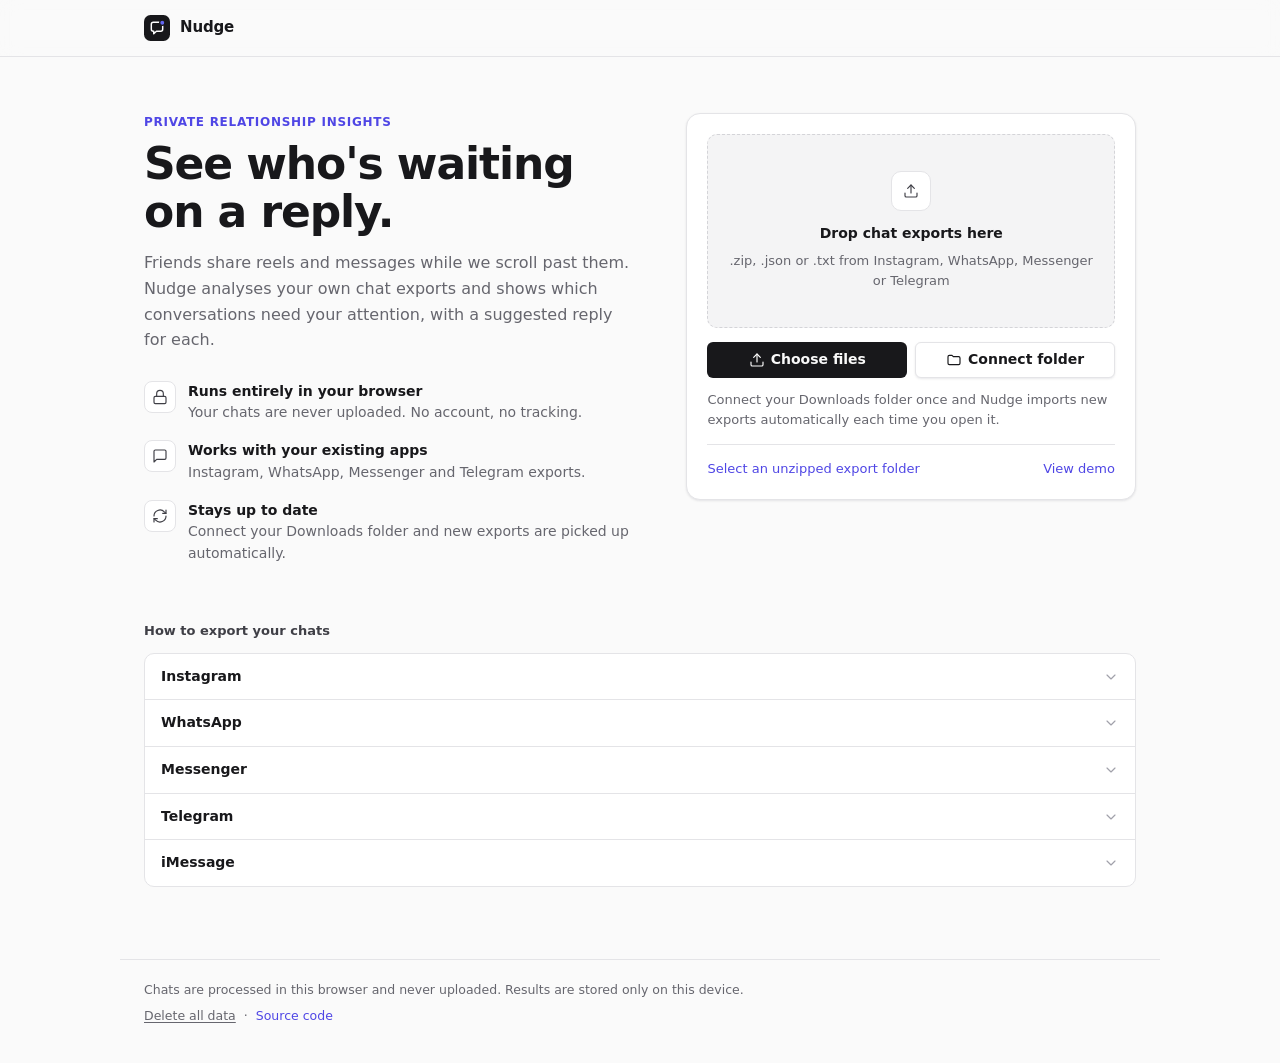
<file: docs/index.html>
<!doctype html>
<html lang="en">
<head>
  <meta charset="utf-8">
  <meta name="viewport" content="width=device-width, initial-scale=1, viewport-fit=cover">
  <title>Nudge — See who's waiting on a reply</title>
  <meta name="description" content="Nudge analyses your own chat exports and shows which friends are waiting on a reply. Runs entirely in your browser.">
  <meta name="theme-color" content="#fafafa" media="(prefers-color-scheme: light)">
  <meta name="theme-color" content="#09090b" media="(prefers-color-scheme: dark)">
  <meta property="og:title" content="Nudge — See who's waiting on a reply">
  <meta property="og:description" content="Private, on-device insights from your Instagram, WhatsApp, Messenger and Telegram exports.">
  <meta property="og:image" content="icons/icon-512.png">
  <link rel="manifest" href="manifest.webmanifest">
  <link rel="icon" href="icons/icon-192.png" type="image/png">
  <link rel="apple-touch-icon" href="icons/apple-touch-icon.png">
  <meta name="apple-mobile-web-app-capable" content="yes">
  <meta name="apple-mobile-web-app-title" content="Nudge">
  <link rel="stylesheet" href="styles.css">
</head>
<body>
  <header class="topbar">
    <div class="topbar-inner">
      <a class="brand" href="./" aria-label="Nudge home">
        <svg class="brand-mark" width="26" height="26" viewBox="0 0 32 32" aria-hidden="true">
          <rect width="32" height="32" rx="8" fill="currentColor"/>
          <path d="M9 11.5a2.5 2.5 0 0 1 2.5-2.5h9a2.5 2.5 0 0 1 2.5 2.5v6a2.5 2.5 0 0 1-2.5 2.5h-5.2L12 23v-3h-.5A2.5 2.5 0 0 1 9 17.5z" fill="none" stroke="var(--brand-ink)" stroke-width="1.8" stroke-linejoin="round"/>
          <circle cx="22.5" cy="9.5" r="3.2" fill="#6366f1" stroke="currentColor" stroke-width="1.6"/>
        </svg>
        <span>Nudge</span>
      </a>
      <div class="topbar-actions">
        <div id="source-bar" class="source-status" hidden>
          <span data-icon="folder"></span>
          <span id="source-text"></span>
        </div>
        <button id="refresh-folder" class="btn btn-secondary btn-sm" data-icon="refresh" hidden>Check for new chats</button>
        <button id="connect-folder-2" class="btn btn-secondary btn-sm" data-icon="folder" hidden>Connect folder</button>
        <button id="add-files-top" class="btn btn-secondary btn-sm" data-action="import" data-icon="plus" hidden>Add files</button>
        <button id="install-button" class="btn btn-primary btn-sm" data-icon="download" hidden>Install</button>
      </div>
    </div>
  </header>

  <main>
    <!-- Welcome / import -->
    <section id="welcome-view" class="view welcome" hidden>
      <div class="welcome-grid">
        <div class="welcome-copy">
          <p class="eyebrow">Private relationship insights</p>
          <h1>See who's waiting on a reply.</h1>
          <p class="lede">Friends share reels and messages while we scroll past them. Nudge analyses your own chat exports and shows which conversations need your attention, with a suggested reply for each.</p>
          <ul class="feature-list">
            <li><span data-icon="lock"></span><div><strong>Runs entirely in your browser</strong><span>Your chats are never uploaded. No account, no tracking.</span></div></li>
            <li><span data-icon="message"></span><div><strong>Works with your existing apps</strong><span>Instagram, WhatsApp, Messenger and Telegram exports.</span></div></li>
            <li><span data-icon="refresh"></span><div><strong>Stays up to date</strong><span>Connect your Downloads folder and new exports are picked up automatically.</span></div></li>
          </ul>
        </div>

        <div class="panel import-panel">
          <label id="drop-zone" class="drop-zone" tabindex="0">
            <input id="file-input" type="file" multiple accept=".zip,.json,.txt" hidden>
            <span class="drop-icon" data-icon="upload"></span>
            <strong>Drop chat exports here</strong>
            <span class="muted small">.zip, .json or .txt from Instagram, WhatsApp, Messenger or Telegram</span>
          </label>
          <div class="import-actions">
            <button class="btn btn-primary" data-action="pick-files" data-icon="upload">Choose files</button>
            <button id="connect-folder" class="btn btn-secondary" data-icon="folder" hidden>Connect folder</button>
          </div>
          <p id="auto-card-text" class="muted small import-hint"></p>
          <div class="import-links">
            <label class="link">
              <input id="folder-input" type="file" webkitdirectory hidden>
              Select an unzipped export folder
            </label>
            <button id="demo-button" class="link">View demo</button>
          </div>
        </div>
      </div>

      <section class="howto-section">
        <h2 class="section-heading">How to export your chats</h2>
        <div class="howto-list">
          <details class="howto">
            <summary><span>Instagram</span><span data-icon="chevron"></span></summary>
            <ol>
              <li>Settings → <b>Accounts Center</b> → Your information and permissions → <b>Download your information</b>.</li>
              <li>Select <b>Messages</b>, format <b>JSON</b>, and a date range such as the last month.</li>
              <li>When the email arrives, download the .zip to your connected folder or drop it here. No need to unzip.</li>
            </ol>
          </details>
          <details class="howto">
            <summary><span>WhatsApp</span><span data-icon="chevron"></span></summary>
            <ol>
              <li>Open a chat → tap the contact name (iPhone) or ⋮ (Android) → <b>Export chat</b> → <b>Without media</b>.</li>
              <li>On Android with Nudge installed, choose <b>Nudge</b> in the share sheet. It imports directly.</li>
              <li>Otherwise save it to your connected folder or drop the .zip / .txt here.</li>
            </ol>
          </details>
          <details class="howto">
            <summary><span>Messenger</span><span data-icon="chevron"></span></summary>
            <ol>
              <li>Facebook → Settings → Accounts Center → <b>Download your information</b> → Messages, format <b>JSON</b>.</li>
              <li>Drop the .zip here or save it to your connected folder.</li>
            </ol>
          </details>
          <details class="howto">
            <summary><span>Telegram</span><span data-icon="chevron"></span></summary>
            <ol>
              <li>Telegram Desktop → Settings → Advanced → <b>Export Telegram data</b> → Personal chats, <b>Machine-readable JSON</b>.</li>
              <li>Drop <code>result.json</code> here.</li>
            </ol>
          </details>
          <details class="howto">
            <summary><span>iMessage</span><span data-icon="chevron"></span></summary>
            <ol>
              <li>Browsers cannot read the iPhone message database. Use the <a href="https://github.com/juw12/nudge#install">Nudge command-line tool</a>: <code>nudge digest imessage</code>.</li>
            </ol>
          </details>
        </div>
      </section>
    </section>

    <!-- Working -->
    <section id="busy-view" class="view busy" hidden>
      <div class="spinner" aria-hidden="true"></div>
      <p id="busy-text" class="muted">Reading your chats…</p>
    </section>

    <!-- Results -->
    <section id="results-view" class="view" hidden>
      <div id="demo-banner" class="banner" hidden>
        <span data-icon="info"></span>
        <span>You are viewing sample data.</span>
        <button class="link" data-action="import">Import your own chats</button>
      </div>

      <div class="page-head">
        <div>
          <p id="hero-kicker" class="eyebrow"></p>
          <h1 id="hero-headline" class="page-title"></h1>
        </div>
        <div class="segmented" role="group" aria-label="Time window" id="window-chips"></div>
      </div>
      <p id="stale-note" class="notice" hidden></p>

      <div class="metrics">
        <div class="metric">
          <span class="metric-label">Waiting on you</span>
          <span id="metric-waiting" class="metric-value"></span>
          <span id="metric-waiting-sub" class="metric-sub"></span>
        </div>
        <div class="metric">
          <span class="metric-label">Unanswered shares</span>
          <span id="metric-pending" class="metric-value"></span>
          <span class="metric-sub">Reels, posts and links</span>
        </div>
        <div class="metric">
          <span class="metric-label">Response rate</span>
          <span id="metric-rate" class="metric-value"></span>
          <span id="metric-rate-sub" class="metric-sub"></span>
        </div>
        <div class="metric">
          <span class="metric-label">Conversations</span>
          <span id="metric-chats" class="metric-value"></span>
          <span id="metric-chats-sub" class="metric-sub"></span>
        </div>
      </div>

      <details id="identity" class="identity" hidden>
        <summary><span>Your name in each app</span><span data-icon="chevron"></span></summary>
        <div id="me-picker" class="me-picker"></div>
      </details>
      <p id="me-warning" class="notice warn" hidden>Nudge could not tell which name is yours in one of your chats. Open “Your name in each app” to confirm.</p>

      <section class="list-section">
        <div class="section-bar">
          <h2 class="section-heading" id="waiting-title">Needs a reply <span id="waiting-count" class="count"></span></h2>
        </div>
        <div id="waiting-list" class="list"></div>
      </section>

      <section class="list-section" id="hello-section" hidden>
        <div class="section-bar">
          <h2 class="section-heading" id="hello-title">Worth reaching out <span id="hello-count" class="count"></span></h2>
        </div>
        <div id="hello-list" class="list"></div>
      </section>

      <details id="caught-up" class="caught-up" hidden>
        <summary><span id="caught-up-summary"></span><span data-icon="chevron"></span></summary>
        <div id="caught-up-list"></div>
      </details>
    </section>
  </main>

  <footer class="footer">
    <p>Chats are processed in this browser and never uploaded. Results are stored only on this device.</p>
    <p id="ios-hint" hidden>On iPhone, tap Share → Add to Home Screen to install Nudge.</p>
    <p class="footer-links">
      <button id="forget-button" class="link">Delete all data</button>
      <span aria-hidden="true">·</span>
      <a href="https://github.com/juw12/nudge">Source code</a>
    </p>
  </footer>

  <div id="toast" class="toast" role="status" aria-live="polite" hidden></div>

  <script type="module" src="app.js"></script>
</body>
</html>
</file>
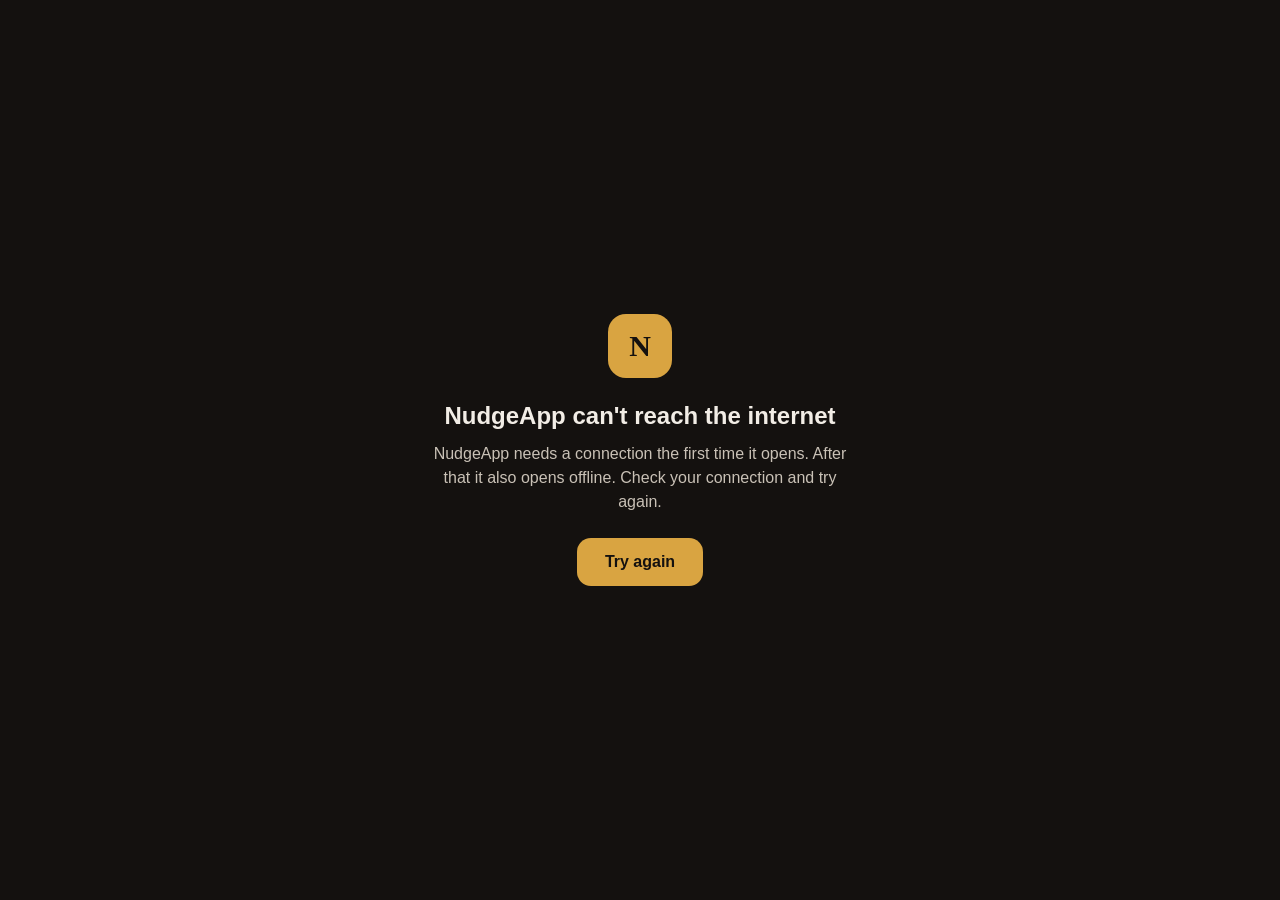
<file: desktop/offline.html>
<!doctype html>
<html lang="en">
<head>
  <meta charset="utf-8">
  <meta name="viewport" content="width=device-width, initial-scale=1, viewport-fit=cover">
  <title>NudgeApp</title>
  <style>
    :root { color-scheme: light dark; }
    body { margin: 0; min-height: 100vh; display: grid; place-items: center; font: 16px/1.5 -apple-system, BlinkMacSystemFont, "Segoe UI", Roboto, sans-serif; background: #14110f; color: #f2ede6; }
    main { max-width: 420px; padding: 32px; text-align: center; }
    .mark { width: 64px; height: 64px; margin: 0 auto 20px; border-radius: 18px; background: #d9a441; color: #14110f; display: grid; place-items: center; font: 700 30px/1 Georgia, serif; }
    h1 { font-size: 24px; margin: 0 0 8px; }
    p { color: #c9c1b6; margin: 0 0 24px; }
    a { display: inline-block; padding: 12px 28px; border-radius: 14px; background: #d9a441; color: #14110f; font-weight: 700; text-decoration: none; }
  </style>
</head>
<body>
  <main>
    <div class="mark" aria-hidden="true">N</div>
    <h1>NudgeApp can't reach the internet</h1>
    <p>NudgeApp needs a connection the first time it opens. After that it also opens offline. Check your connection and try again.</p>
    <a href="https://juw12.github.io/nudge/">Try again</a>
  </main>
</body>
</html>
</file>
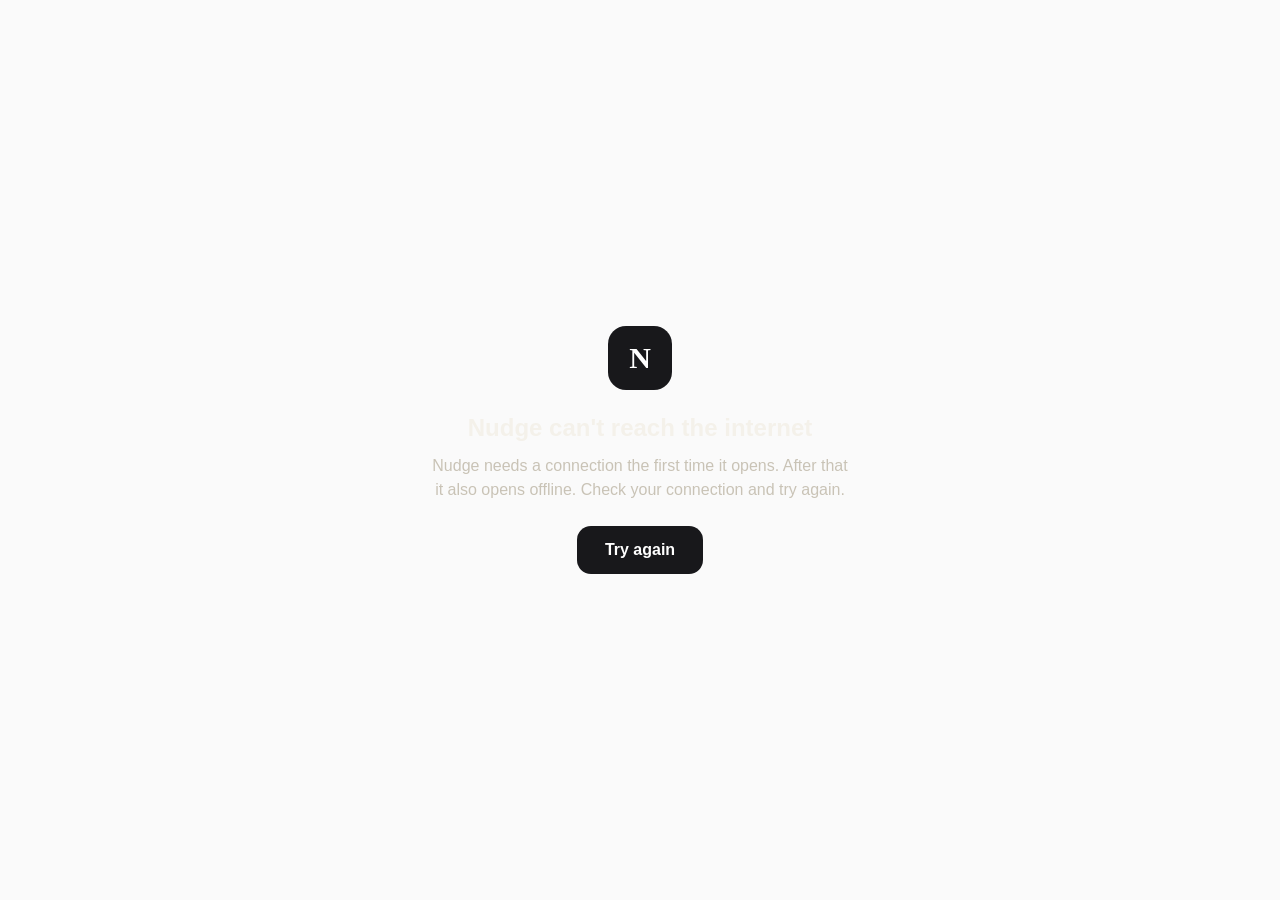
<file: android/assets/offline.html>
<!doctype html>
<html lang="en">
<head>
  <meta charset="utf-8">
  <meta name="viewport" content="width=device-width, initial-scale=1, viewport-fit=cover">
  <title>Nudge</title>
  <style>
    :root { color-scheme: light dark; }
    body { margin: 0; min-height: 100vh; display: grid; place-items: center; font: 16px/1.5 -apple-system, BlinkMacSystemFont, "Segoe UI", Roboto, sans-serif; background: #fafafa; color: #f4f1ea; }
    main { max-width: 420px; padding: 32px; text-align: center; }
    .mark { width: 64px; height: 64px; margin: 0 auto 20px; border-radius: 18px; background: #18181b; color: #ffffff; display: grid; place-items: center; font: 700 30px/1 Georgia, serif; }
    h1 { font-size: 24px; margin: 0 0 8px; }
    p { color: #c9c3b6; margin: 0 0 24px; }
    a { display: inline-block; padding: 12px 28px; border-radius: 14px; background: #18181b; color: #ffffff; font-weight: 700; text-decoration: none; }
  </style>
</head>
<body>
  <main>
    <div class="mark" aria-hidden="true">N</div>
    <h1>Nudge can't reach the internet</h1>
    <p>Nudge needs a connection the first time it opens. After that it also opens offline. Check your connection and try again.</p>
    <a href="https://juw12.github.io/nudge/">Try again</a>
  </main>
</body>
</html>
</file>
<file: docs/styles.css>
:root {
  --bg: #fafafa;
  --surface: #ffffff;
  --surface-2: #f4f4f5;
  --border: #e4e4e7;
  --border-strong: #d4d4d8;
  --text: #18181b;
  --text-2: #3f3f46;
  --muted: #66666e;
  --subtle: #a1a1aa;
  --accent: #4f46e5;
  --accent-hover: #4338ca;
  --accent-soft: #eef2ff;
  --accent-ink: #3730a3;
  --warn: #b45309;
  --warn-soft: #fef3c7;
  --danger: #b91c1c;
  --danger-soft: #fee2e2;
  --good: #15803d;
  --brand-ink: #ffffff;
  --radius: 10px;
  --radius-sm: 6px;
  --shadow: 0 1px 2px rgba(16, 24, 40, 0.04), 0 1px 3px rgba(16, 24, 40, 0.06);
  color-scheme: light dark;
}

@media (prefers-color-scheme: dark) {
  :root {
    --bg: #09090b;
    --surface: #111113;
    --surface-2: #18181b;
    --border: #27272a;
    --border-strong: #3f3f46;
    --text: #fafafa;
    --text-2: #d4d4d8;
    --muted: #a1a1aa;
    --subtle: #71717a;
    --accent: #6366f1;
    --accent-hover: #818cf8;
    --accent-soft: #1e1b4b;
    --accent-ink: #c7d2fe;
    --warn: #fbbf24;
    --warn-soft: #422006;
    --danger: #fca5a5;
    --danger-soft: #450a0a;
    --good: #4ade80;
    --brand-ink: #09090b;
    --shadow: none;
  }
}

* {
  box-sizing: border-box;
}

html,
body {
  margin: 0;
  background: var(--bg);
  color: var(--text);
  font: 14px/1.55 Inter, ui-sans-serif, system-ui, -apple-system, "Segoe UI", Roboto, "Helvetica Neue", Arial, sans-serif;
  -webkit-font-smoothing: antialiased;
  -webkit-text-size-adjust: 100%;
}

[hidden] {
  display: none !important;
}

a {
  color: var(--accent);
  text-decoration: none;
}

a:hover {
  text-decoration: underline;
}

code {
  font: 12.5px ui-monospace, SFMono-Regular, Menlo, Consolas, monospace;
  background: var(--surface-2);
  border: 1px solid var(--border);
  border-radius: 4px;
  padding: 1px 5px;
}

.icon {
  flex: none;
  display: inline-block;
  vertical-align: middle;
}

.muted {
  color: var(--muted);
}

.small {
  font-size: 13px;
}

main,
.footer {
  max-width: 1040px;
  margin: 0 auto;
  padding: 0 24px;
}

/* ------------------------------------------------------------ top bar */

.topbar {
  position: sticky;
  top: 0;
  z-index: 10;
  background: color-mix(in srgb, var(--bg) 85%, transparent);
  backdrop-filter: saturate(180%) blur(10px);
  border-bottom: 1px solid var(--border);
  padding-top: env(safe-area-inset-top);
}

.topbar-inner {
  max-width: 1040px;
  margin: 0 auto;
  padding: 0 24px;
  height: 56px;
  display: flex;
  align-items: center;
  justify-content: space-between;
  gap: 12px;
}

.brand {
  display: flex;
  align-items: center;
  gap: 10px;
  font-weight: 650;
  font-size: 15px;
  letter-spacing: -0.01em;
  color: var(--text);
}

.brand:hover {
  text-decoration: none;
}

.brand-mark {
  color: var(--text);
}

.topbar-actions {
  display: flex;
  align-items: center;
  gap: 8px;
  min-width: 0;
}

.source-status {
  display: flex;
  align-items: center;
  gap: 6px;
  color: var(--muted);
  font-size: 13px;
  white-space: nowrap;
  overflow: hidden;
  text-overflow: ellipsis;
  margin-right: 4px;
}

/* ------------------------------------------------------------ buttons */

.btn {
  font: inherit;
  font-weight: 550;
  display: inline-flex;
  align-items: center;
  justify-content: center;
  gap: 6px;
  height: 36px;
  padding: 0 14px;
  border-radius: var(--radius-sm);
  border: 1px solid transparent;
  cursor: pointer;
  white-space: nowrap;
  text-decoration: none;
  transition: background-color 0.12s, border-color 0.12s, color 0.12s;
}

.btn:hover {
  text-decoration: none;
}

.btn:focus-visible,
.link:focus-visible,
.segmented button:focus-visible {
  outline: 2px solid var(--accent);
  outline-offset: 2px;
}

.btn-sm {
  height: 30px;
  padding: 0 10px;
  font-size: 13px;
}

.btn-primary {
  background: var(--text);
  color: var(--bg);
}

.btn-primary:hover {
  background: var(--text-2);
}

.btn-secondary {
  background: var(--surface);
  color: var(--text);
  border-color: var(--border);
  box-shadow: var(--shadow);
}

.btn-secondary:hover {
  background: var(--surface-2);
  border-color: var(--border-strong);
}

.btn-ghost {
  background: transparent;
  color: var(--text-2);
}

.btn-ghost:hover {
  background: var(--surface-2);
  color: var(--text);
}

.btn-attention {
  background: var(--accent);
  color: #fff;
}

.btn-attention:hover {
  background: var(--accent-hover);
}

.btn:disabled {
  opacity: 0.6;
  cursor: progress;
}

.link {
  font: inherit;
  font-weight: 500;
  color: var(--accent);
  background: none;
  border: none;
  padding: 0;
  cursor: pointer;
}

.link:hover {
  text-decoration: underline;
}

/* ------------------------------------------------------------ welcome */

.welcome {
  padding: 56px 0 24px;
}

.welcome-grid {
  display: grid;
  grid-template-columns: 1.1fr 1fr;
  gap: 48px;
  align-items: start;
}

.eyebrow {
  margin: 0 0 8px;
  font-size: 12px;
  font-weight: 600;
  letter-spacing: 0.06em;
  text-transform: uppercase;
  color: var(--accent);
}

h1 {
  margin: 0 0 14px;
  font-size: clamp(30px, 4.6vw, 44px);
  line-height: 1.1;
  font-weight: 700;
  letter-spacing: -0.025em;
}

.lede {
  margin: 0 0 28px;
  font-size: 16px;
  line-height: 1.6;
  color: var(--muted);
  max-width: 34em;
}

.feature-list {
  list-style: none;
  margin: 0;
  padding: 0;
  display: grid;
  gap: 16px;
}

.feature-list li {
  display: flex;
  gap: 12px;
  align-items: flex-start;
}

.feature-list li > span:first-child {
  display: grid;
  place-items: center;
  width: 32px;
  height: 32px;
  border-radius: 8px;
  background: var(--surface);
  border: 1px solid var(--border);
  color: var(--text-2);
  flex: none;
}

.feature-list strong {
  display: block;
  font-weight: 600;
}

.feature-list li div span {
  color: var(--muted);
}

.panel {
  background: var(--surface);
  border: 1px solid var(--border);
  border-radius: 14px;
  box-shadow: var(--shadow);
}

.import-panel {
  padding: 20px;
}

.drop-zone {
  display: flex;
  flex-direction: column;
  align-items: center;
  gap: 6px;
  text-align: center;
  padding: 36px 20px;
  border: 1.5px dashed var(--border-strong);
  border-radius: var(--radius);
  background: var(--surface-2);
  cursor: pointer;
  transition: border-color 0.15s, background-color 0.15s;
}

.drop-zone:hover,
.drop-zone.dragging,
.drop-zone:focus-visible {
  border-color: var(--accent);
  background: var(--accent-soft);
  outline: none;
}

.drop-icon {
  display: grid;
  place-items: center;
  width: 40px;
  height: 40px;
  border-radius: 10px;
  background: var(--surface);
  border: 1px solid var(--border);
  color: var(--text-2);
  margin-bottom: 6px;
}

.import-actions {
  display: grid;
  grid-template-columns: 1fr 1fr;
  gap: 8px;
  margin-top: 14px;
}

.import-actions .btn:only-child {
  grid-column: 1 / -1;
}

.import-hint {
  margin: 12px 0 0;
}

.import-links {
  display: flex;
  flex-wrap: wrap;
  justify-content: space-between;
  gap: 8px;
  margin-top: 14px;
  padding-top: 14px;
  border-top: 1px solid var(--border);
  font-size: 13px;
}

.howto-section {
  margin-top: 56px;
}

.section-heading {
  margin: 0 0 12px;
  font-size: 13px;
  font-weight: 600;
  color: var(--text-2);
  display: flex;
  align-items: center;
  gap: 8px;
}

.howto-list {
  background: var(--surface);
  border: 1px solid var(--border);
  border-radius: var(--radius);
  overflow: hidden;
}

.howto + .howto {
  border-top: 1px solid var(--border);
}

.howto summary,
.identity summary,
.caught-up summary {
  list-style: none;
  display: flex;
  align-items: center;
  justify-content: space-between;
  cursor: pointer;
  font-weight: 550;
}

.howto summary::-webkit-details-marker,
.identity summary::-webkit-details-marker,
.caught-up summary::-webkit-details-marker,
.shared summary::-webkit-details-marker {
  display: none;
}

.howto summary {
  padding: 12px 16px;
}

.howto summary:hover {
  background: var(--surface-2);
}

details[open] > summary .icon {
  transform: rotate(180deg);
}

summary .icon {
  color: var(--subtle);
  transition: transform 0.15s;
}

.howto ol {
  margin: 0;
  padding: 0 16px 14px 36px;
  color: var(--text-2);
}

.howto li + li {
  margin-top: 4px;
}

/* ------------------------------------------------------------ busy */

.busy {
  padding: 120px 0;
  text-align: center;
}

.spinner {
  width: 28px;
  height: 28px;
  margin: 0 auto 14px;
  border-radius: 50%;
  border: 2.5px solid var(--border);
  border-top-color: var(--text);
  animation: spin 0.8s linear infinite;
}

@keyframes spin {
  to {
    transform: rotate(360deg);
  }
}

/* ------------------------------------------------------------ results */

#results-view {
  padding: 32px 0 16px;
}

.banner {
  display: flex;
  align-items: center;
  gap: 8px;
  padding: 10px 14px;
  margin-bottom: 20px;
  border-radius: var(--radius);
  background: var(--accent-soft);
  color: var(--accent-ink);
  font-size: 13px;
}

.banner .link {
  margin-left: auto;
}

.page-head {
  display: flex;
  align-items: flex-end;
  justify-content: space-between;
  gap: 16px;
  flex-wrap: wrap;
  margin-bottom: 20px;
}

.page-title {
  margin: 0;
  font-size: clamp(22px, 3vw, 28px);
  letter-spacing: -0.02em;
}

.segmented {
  display: inline-flex;
  padding: 3px;
  background: var(--surface-2);
  border: 1px solid var(--border);
  border-radius: 8px;
}

.segmented button {
  font: inherit;
  font-size: 13px;
  font-weight: 550;
  border: none;
  background: transparent;
  color: var(--muted);
  padding: 5px 12px;
  border-radius: 6px;
  cursor: pointer;
}

.segmented button[aria-pressed="true"] {
  background: var(--surface);
  color: var(--text);
  box-shadow: var(--shadow);
}

.notice {
  margin: 0 0 16px;
  padding: 10px 14px;
  border-radius: var(--radius);
  border: 1px solid var(--border);
  background: var(--surface);
  color: var(--text-2);
  font-size: 13px;
}

.notice.warn {
  border-color: transparent;
  background: var(--warn-soft);
  color: var(--warn);
}

.metrics {
  display: grid;
  grid-template-columns: repeat(4, 1fr);
  gap: 12px;
  margin-bottom: 20px;
}

.metric {
  display: flex;
  flex-direction: column;
  gap: 2px;
  padding: 16px;
  background: var(--surface);
  border: 1px solid var(--border);
  border-radius: var(--radius);
  box-shadow: var(--shadow);
}

.metric-label {
  font-size: 12.5px;
  font-weight: 500;
  color: var(--muted);
}

.metric-value {
  font-size: 26px;
  font-weight: 650;
  letter-spacing: -0.02em;
  font-variant-numeric: tabular-nums;
}

.metric-sub {
  font-size: 12px;
  color: var(--subtle);
}

.identity {
  margin-bottom: 20px;
  background: var(--surface);
  border: 1px solid var(--border);
  border-radius: var(--radius);
}

.identity summary {
  padding: 10px 14px;
  font-size: 13px;
  color: var(--text-2);
}

.me-picker {
  display: flex;
  flex-wrap: wrap;
  gap: 10px 20px;
  padding: 4px 14px 14px;
}

.me-picker label {
  display: flex;
  align-items: center;
  gap: 8px;
  font-size: 13px;
  color: var(--muted);
}

select {
  font: inherit;
  font-size: 13px;
  height: 30px;
  padding: 0 28px 0 10px;
  border-radius: var(--radius-sm);
  border: 1px solid var(--border);
  background: var(--surface);
  color: var(--text);
}

.list-section {
  margin-top: 28px;
}

.section-bar {
  display: flex;
  align-items: center;
  justify-content: space-between;
}

.count {
  display: inline-grid;
  place-items: center;
  min-width: 20px;
  height: 20px;
  padding: 0 6px;
  border-radius: 999px;
  background: var(--surface-2);
  border: 1px solid var(--border);
  font-size: 11.5px;
  font-weight: 600;
  color: var(--text-2);
}

.list {
  display: grid;
  gap: 10px;
}

.empty {
  padding: 28px;
  text-align: center;
  color: var(--muted);
  background: var(--surface);
  border: 1px dashed var(--border-strong);
  border-radius: var(--radius);
}

.card {
  background: var(--surface);
  border: 1px solid var(--border);
  border-radius: var(--radius);
  box-shadow: var(--shadow);
  padding: 16px 18px;
  transition: opacity 0.25s, transform 0.25s;
}

.card.leaving {
  opacity: 0;
  transform: translateY(-4px);
}

.item-head {
  display: flex;
  align-items: flex-start;
  gap: 12px;
}

.avatar {
  --hue: 230;
  width: 36px;
  height: 36px;
  flex: none;
  border-radius: 50%;
  display: grid;
  place-items: center;
  font-size: 13px;
  font-weight: 600;
  color: hsl(var(--hue) 45% 32%);
  background: hsl(var(--hue) 60% 93%);
}

@media (prefers-color-scheme: dark) {
  .avatar {
    color: hsl(var(--hue) 70% 82%);
    background: hsl(var(--hue) 30% 20%);
  }
}

.item-title {
  flex: 1;
  min-width: 0;
}

.item-name {
  display: flex;
  align-items: center;
  gap: 8px;
  flex-wrap: wrap;
}

.item-name strong {
  font-size: 15px;
  font-weight: 600;
}

.app-badge {
  font-size: 11.5px;
  font-weight: 500;
  color: var(--muted);
  border: 1px solid var(--border);
  border-radius: 4px;
  padding: 0 6px;
  line-height: 18px;
}

.item-meta {
  display: flex;
  align-items: center;
  flex-wrap: wrap;
  gap: 6px 10px;
  margin-top: 4px;
  font-size: 12.5px;
  color: var(--muted);
}

.pill {
  display: inline-flex;
  align-items: center;
  gap: 4px;
  font-size: 12px;
  font-weight: 550;
  padding: 1px 8px;
  border-radius: 999px;
}

.pill-warn {
  background: var(--warn-soft);
  color: var(--warn);
}

.pill-danger {
  background: var(--danger-soft);
  color: var(--danger);
}

.item-summary {
  margin: 12px 0 0;
  color: var(--text-2);
}

.suggestion {
  margin-top: 12px;
  border: 1px solid var(--border);
  border-radius: var(--radius-sm);
  background: var(--surface-2);
}

.suggestion-label {
  padding: 8px 12px 0;
  font-size: 11.5px;
  font-weight: 600;
  letter-spacing: 0.04em;
  text-transform: uppercase;
  color: var(--subtle);
}

.suggestion-text {
  margin: 4px 0 0;
  padding: 0 12px 10px;
  color: var(--text);
}

.suggestion-actions {
  display: flex;
  gap: 4px;
  padding: 6px 8px;
  border-top: 1px solid var(--border);
}

.suggestion-actions.solo {
  border: none;
  padding: 10px 0 0;
}

.item-foot {
  display: flex;
  align-items: center;
  flex-wrap: wrap;
  gap: 8px 18px;
  margin-top: 12px;
  font-size: 12.5px;
  color: var(--muted);
}

.rate {
  display: flex;
  align-items: center;
  gap: 8px;
}

.meter {
  width: 72px;
  height: 4px;
  border-radius: 4px;
  background: var(--border);
  overflow: hidden;
}

.meter i {
  display: block;
  height: 100%;
  background: var(--good);
}

.shared {
  margin-left: auto;
}

.shared summary {
  list-style: none;
  cursor: pointer;
  color: var(--text-2);
  font-weight: 500;
}

.shared ul {
  margin: 8px 0 0;
  padding-left: 18px;
}

.caught-up {
  margin-top: 28px;
  background: var(--surface);
  border: 1px solid var(--border);
  border-radius: var(--radius);
}

.caught-up summary {
  padding: 12px 16px;
  font-size: 13px;
}

.caught-row {
  display: flex;
  align-items: center;
  justify-content: space-between;
  padding: 10px 16px;
  border-top: 1px solid var(--border);
  font-size: 13px;
}

/* ------------------------------------------------------------ footer + toast */

.footer {
  margin-top: 48px;
  padding-top: 20px;
  padding-bottom: calc(32px + env(safe-area-inset-bottom));
  border-top: 1px solid var(--border);
  font-size: 12.5px;
  color: var(--muted);
}

.footer p {
  margin: 0 0 6px;
}

.footer-links {
  display: flex;
  gap: 8px;
  align-items: center;
}

.footer .link {
  font-size: 12.5px;
  color: var(--muted);
  text-decoration: underline;
  text-underline-offset: 2px;
}

.toast {
  position: fixed;
  left: 50%;
  bottom: calc(24px + env(safe-area-inset-bottom));
  transform: translateX(-50%);
  background: var(--text);
  color: var(--bg);
  padding: 9px 14px;
  border-radius: 8px;
  font-size: 13px;
  font-weight: 500;
  box-shadow: 0 10px 30px rgba(0, 0, 0, 0.18);
}

/* ------------------------------------------------------------ responsive */

@media (max-width: 860px) {
  .welcome-grid {
    grid-template-columns: 1fr;
    gap: 28px;
  }

  .welcome {
    padding-top: 32px;
  }

  .metrics {
    grid-template-columns: repeat(2, 1fr);
  }
}

@media (max-width: 560px) {
  main,
  .footer,
  .topbar-inner {
    padding-left: 16px;
    padding-right: 16px;
  }

  .source-status,
  #connect-folder-2 {
    display: none !important;
  }

  .item-head .done {
    padding: 0 8px;
  }

  .item-head .done .label {
    display: none;
  }

  .shared {
    margin-left: 0;
  }

  .page-head {
    align-items: flex-start;
  }
}

/* hone a11y: 44px phone tap targets for brand + text-link buttons */
@media (max-width: 600px) {
  .brand { min-height: 44px; }
  .link, .footer-links a, .footer a { display: inline-flex; align-items: center; min-height: 44px; }
  details li a { display: inline-block; padding: 13px 0; }
}
</file>
